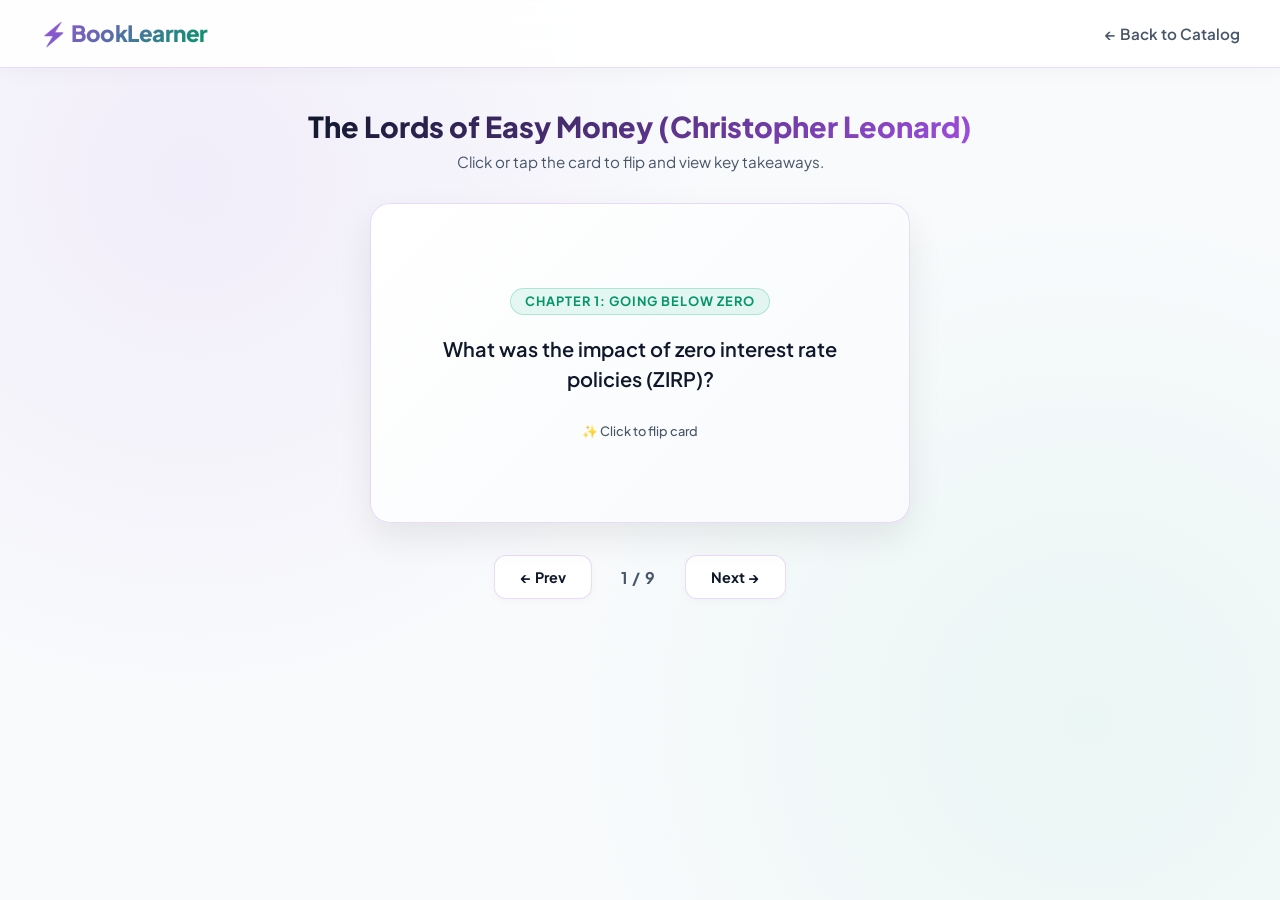
<file: flashcards.html>
<!DOCTYPE html>
<html lang="en">
<head>
    <meta charset="UTF-8">
    <meta name="viewport" content="width=device-width, initial-scale=1.0">
    <title>Chapter Flashcards - BookLearner</title>
    <link rel="stylesheet" href="style.css">
</head>
<body>
    <header class="navbar">
        <div class="logo">⚡ BookLearner</div>
        <nav>
            <ul class="nav-links">
                <li><a href="index.html">← Back to Catalog</a></li>
            </ul>
        </nav>
    </header>

    <main class="container flashcard-container">
        <h2 id="book-title">Loading Book...</h2>
        <p class="instruction">Click or tap the card to flip and view key takeaways.</p>

        <!-- Interactive 3D Flashcard -->
        <div class="flashcard" id="card" onclick="flipCard()">
            <div class="flashcard-inner">
                <div class="flashcard-front">
                    <span id="chapter-number">Chapter 1</span>
                    <h3 id="front-text">Loading concept...</h3>
                    <p class="tap-hint">✨ Click to flip card</p>
                </div>
                <div class="flashcard-back">
                    <h3>Key Takeaway</h3>
                    <p id="back-text">Loading summary...</p>
                </div>
            </div>
        </div>

        <!-- Navigation Controls -->
        <div class="controls">
            <button class="btn-ctrl" onclick="prevCard()">← Prev</button>
            <span id="counter">1 / 3</span>
            <button class="btn-ctrl" onclick="nextCard()">Next →</button>
        </div>
    </main>

    <script src="script.js"></script>
</body>
</html>
</file>
<file: style.css>
/* Google Font Import */
@import url('https://fonts.googleapis.com/css2?family=Plus+Jakarta+Sans:wght@400;500;600;700;800&display=swap');

/* Global Resets & Theme Variables (Clean Light Theme) */
:root {
    --bg-main: #F8FAFC;             /* Crisp Clean White/Slate Base */
    --bg-surface: #FFFFFF;          /* Pure White Elevated Surface */
    --bg-card: rgba(255, 255, 255, 0.95); /* Clean Glassmorphism Card Fill */
    
    --primary: #9D4EDD;             /* Electric Violet */
    --primary-light: #7B2CBF;       /* Deepened Violet for Light Contrast */
    --accent-green: #059669;        /* Forest Emerald (Darkened for light text readability) */
    --accent-green-glow: #10B981;   /* Emerald Glow */
    
    --text-main: #0F172A;           /* Deep Dark Text for High Contrast */
    --text-muted: #475569;          /* Soft Slate Subtext */
    --border-glow: rgba(157, 78, 221, 0.2);
    --border-green-glow: rgba(16, 185, 129, 0.25);
}

* {
    margin: 0;
    padding: 0;
    box-sizing: border-box;
    font-family: 'Plus Jakarta Sans', sans-serif;
}

body {
    background-color: var(--bg-main);
    color: var(--text-main);
    display: flex;
    flex-direction: column;
    min-height: 100vh;
    background-image: 
        radial-gradient(circle at 15% 20%, rgba(157, 78, 221, 0.08) 0%, transparent 40%),
        radial-gradient(circle at 85% 80%, rgba(16, 185, 129, 0.06) 0%, transparent 40%);
    background-attachment: fixed;
}

/* Navigation Bar */
.navbar {
    display: flex;
    justify-content: space-between;
    align-items: center;
    background: rgba(255, 255, 255, 0.9);
    backdrop-filter: blur(12px);
    border-bottom: 1px solid var(--border-glow);
    padding: 1.2rem 2.5rem;
    position: sticky;
    top: 0;
    z-index: 100;
    box-shadow: 0 4px 20px rgba(0, 0, 0, 0.03);
}

.logo {
    font-size: 1.4rem;
    font-weight: 800;
    letter-spacing: -0.5px;
    background: linear-gradient(135deg, var(--primary), var(--accent-green));
    -webkit-background-clip: text;
    -webkit-text-fill-color: transparent;
}

.nav-links {
    list-style: none;
    display: flex;
    gap: 1.8rem;
}

.nav-links a {
    color: var(--text-muted);
    text-decoration: none;
    font-weight: 600;
    font-size: 0.95rem;
    transition: all 0.3s ease;
}

.nav-links a:hover {
    color: var(--primary);
    text-shadow: 0 0 10px rgba(157, 78, 221, 0.2);
}

/* Container Layout */
.container {
    max-width: 950px;
    margin: 2.5rem auto;
    padding: 0 1.5rem;
    flex: 1;
}

/* Hero Section */
.hero {
    text-align: center;
    margin-bottom: 3.5rem;
}

.hero h1 {
    font-size: 2.8rem;
    font-weight: 800;
    margin-bottom: 0.8rem;
    letter-spacing: -1px;
    background: linear-gradient(135deg, #0F172A 30%, var(--primary));
    -webkit-background-clip: text;
    -webkit-text-fill-color: transparent;
}

.hero p {
    color: var(--text-muted);
    font-size: 1.1rem;
    max-width: 600px;
    margin: 0 auto;
}

/* Catalog Book Grid */
.book-grid {
    display: grid;
    grid-template-columns: repeat(auto-fit, minmax(300px, 1fr));
    gap: 2rem;
}

.book-card {
    background: var(--bg-card);
    backdrop-filter: blur(10px);
    border-radius: 18px;
    overflow: hidden;
    border: 1px solid var(--border-glow);
    transition: all 0.35s cubic-bezier(0.4, 0, 0.2, 1);
    box-shadow: 0 10px 30px rgba(0, 0, 0, 0.05);
}

.book-card:hover {
    transform: translateY(-8px);
    border-color: var(--primary);
    box-shadow: 0 20px 40px rgba(157, 78, 221, 0.12);
}

.book-cover {
    height: 150px;
    display: flex;
    align-items: center;
    justify-content: center;
    font-size: 1.6rem;
    font-weight: 800;
    letter-spacing: -0.5px;
    color: #FFFFFF;
}

.atomic-habits { 
    background: linear-gradient(135deg, #4A127B, #7B2CBF, #10B981); 
}

.zero-to-one { 
    background: linear-gradient(135deg, #064E3B, #059669, #7B2CBF); 
}

.book-info {
    padding: 1.8rem;
}

.book-info h3 {
    font-size: 1.3rem;
    font-weight: 700;
    margin-bottom: 0.2rem;
    color: var(--text-main);
}

.book-info p {
    color: var(--text-muted);
    font-size: 0.9rem;
    margin-bottom: 1.2rem;
}

.badge {
    background: rgba(16, 185, 129, 0.1);
    color: var(--accent-green);
    border: 1px solid var(--border-green-glow);
    padding: 0.3rem 0.8rem;
    border-radius: 20px;
    font-size: 0.78rem;
    font-weight: 700;
    letter-spacing: 0.5px;
    display: inline-block;
    margin-bottom: 1.2rem;
}

.btn {
    display: block;
    text-align: center;
    background: linear-gradient(135deg, var(--primary), var(--accent-green));
    color: white;
    padding: 0.8rem;
    border-radius: 10px;
    text-decoration: none;
    font-weight: 700;
    letter-spacing: 0.3px;
    transition: all 0.3s ease;
    box-shadow: 0 4px 12px rgba(157, 78, 221, 0.2);
}

.btn:hover {
    opacity: 0.92;
    transform: scale(1.02);
    box-shadow: 0 6px 20px rgba(16, 185, 129, 0.25);
}

/* Flashcard Viewer Page */
.flashcard-container {
    text-align: center;
}

#book-title {
    font-size: 1.8rem;
    font-weight: 800;
    margin-bottom: 0.5rem;
    background: linear-gradient(135deg, #0F172A, var(--primary));
    -webkit-background-clip: text;
    -webkit-text-fill-color: transparent;
}

.instruction {
    color: var(--text-muted);
    margin-bottom: 2rem;
    font-size: 0.95rem;
}

/* --- FIXED 3D FLASHCARD STYLING --- */
.flashcard {
    background-color: transparent;
    width: 100%;
    max-width: 540px;
    height: 320px;
    margin: 0 auto 2rem auto;
    perspective: 1000px;
    cursor: pointer;
    position: relative;
}

.flashcard-inner {
    position: absolute;
    width: 100%;
    height: 100%;
    text-align: center;
    transition: transform 0.6s cubic-bezier(0.4, 0, 0.2, 1);
    transform-style: preserve-3d;
    -webkit-transform-style: preserve-3d;
    border-radius: 20px;
}

/* Flip Trigger Class */
.flashcard.flipped .flashcard-inner {
    transform: rotateY(180deg);
    -webkit-transform: rotateY(180deg);
}

.flashcard-front, .flashcard-back {
    position: absolute;
    width: 100%;
    height: 100%;
    backface-visibility: hidden;
    -webkit-backface-visibility: hidden;
    display: flex;
    flex-direction: column;
    justify-content: center;
    align-items: center;
    padding: 2.5rem;
    border-radius: 20px;
    box-shadow: 0 15px 35px rgba(0, 0, 0, 0.08);
}

/* Card Front: Clean White Surface */
.flashcard-front {
    background: linear-gradient(135deg, #FFFFFF, #F8FAFC);
    border: 1.5px solid var(--border-glow);
    color: var(--text-main);
    z-index: 2;
}

.flashcard-front span {
    color: var(--accent-green);
    background: rgba(16, 185, 129, 0.1);
    border: 1px solid var(--border-green-glow);
    padding: 0.3rem 0.9rem;
    border-radius: 20px;
    font-weight: 700;
    margin-bottom: 1.2rem;
    text-transform: uppercase;
    font-size: 0.8rem;
    letter-spacing: 1px;
}

.flashcard-front h3 {
    font-size: 1.25rem;
    font-weight: 600;
    line-height: 1.5;
    color: var(--text-main);
}

.tap-hint {
    margin-top: 1.8rem;
    font-size: 0.8rem;
    color: var(--text-muted);
    font-weight: 500;
}

/* Card Back: Soft Emerald Tint Surface */
.flashcard-back {
    background: linear-gradient(135deg, #F0FDF4, #FFFFFF);
    border: 1.5px solid var(--border-green-glow);
    color: var(--text-main);
    transform: rotateY(180deg);
    -webkit-transform: rotateY(180deg);
    z-index: 1;
}

.flashcard-back h3 {
    color: var(--primary);
    font-size: 1.1rem;
    text-transform: uppercase;
    letter-spacing: 1.5px;
    margin-bottom: 1rem;
}

.flashcard-back p {
    font-size: 1.15rem;
    line-height: 1.6;
    font-weight: 500;
    color: #1E293B;
}

/* Controls & Counter */
.controls {
    display: flex;
    justify-content: center;
    align-items: center;
    gap: 1.8rem;
}

.btn-ctrl {
    background: var(--bg-surface);
    color: var(--text-main);
    border: 1.5px solid var(--border-glow);
    padding: 0.75rem 1.6rem;
    border-radius: 12px;
    font-weight: 700;
    font-size: 0.9rem;
    cursor: pointer;
    transition: all 0.3s ease;
    box-shadow: 0 2px 8px rgba(0, 0, 0, 0.03);
}

.btn-ctrl:hover {
    background: var(--primary);
    color: #FFFFFF;
    border-color: var(--primary);
    box-shadow: 0 0 15px rgba(157, 78, 221, 0.3);
}

#counter {
    color: var(--text-muted);
    font-weight: 700;
    font-size: 1rem;
    letter-spacing: 1px;
}

/* Footer */
footer {
    text-align: center;
    padding: 1.8rem;
    background: #FFFFFF;
    border-top: 1px solid rgba(157, 78, 221, 0.1);
    color: var(--text-muted);
    font-size: 0.88rem;
}
</file>
